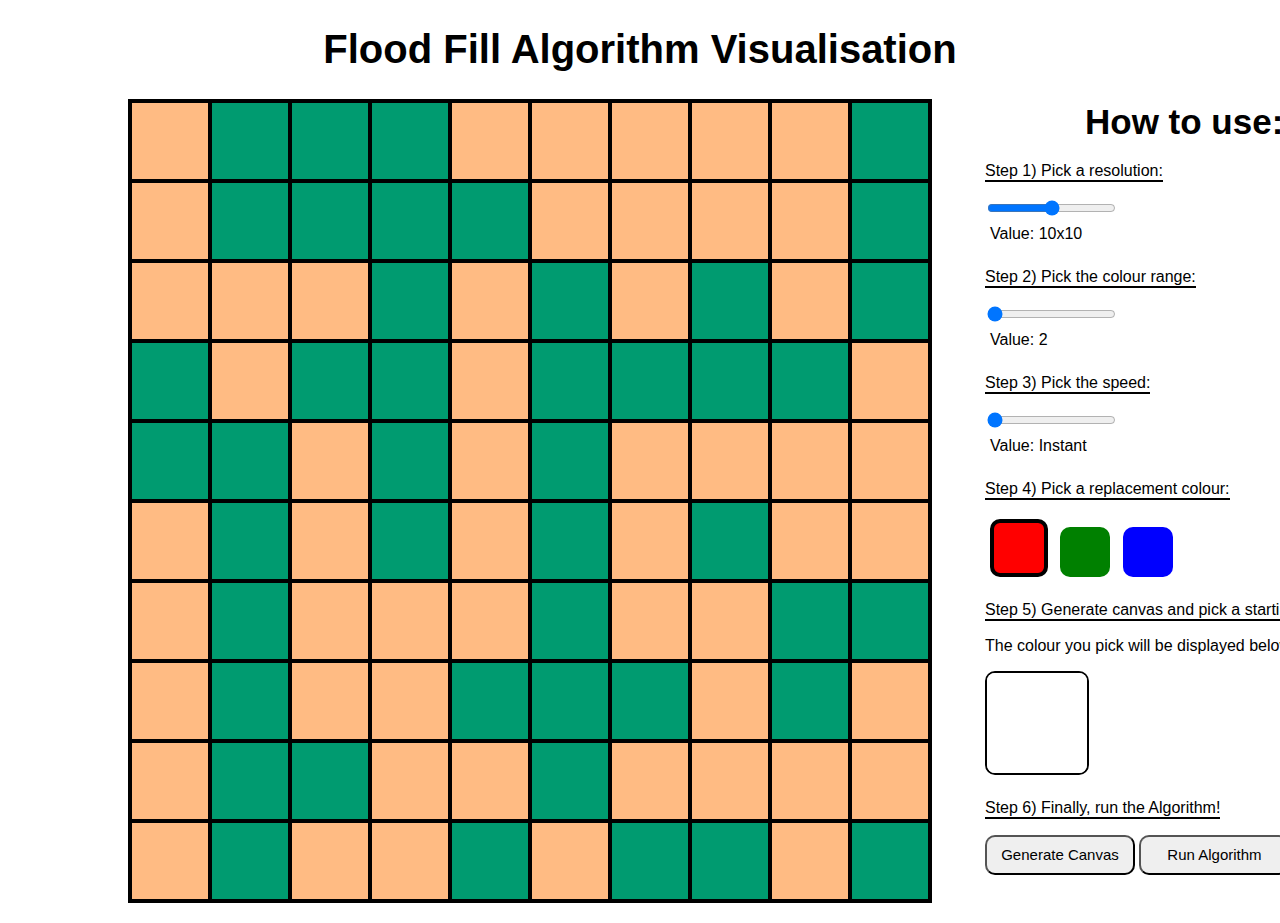
<file: FloodFill/floodFill.html>
<!DOCTYPE html>
<html>

<head>
    <title>Flood Fill Visualization</title>
    <script type="text/javascript" src="floodFill.js" defer></script>
    <link href="Style_floodFill.css" rel="stylesheet" type="text/css">
</head>

<body>
    <h1>Flood Fill Algorithm Visualisation</h1>
    <div class="main">
        <canvas id="myCanvas" width="800px" height="800px" style="border: 2px solid black;"></canvas>

        <table class="FloodFillMenu">
            <tr>
                <th>
                    <h2>How to use:</h2>
                </th>
            </tr>
            <tr>
                <td>
                    <p class="step">Step 1) Pick a resolution:</p>
                    <input type="range" min="4" max="16" value="10" id="gridRange">
                    <p class="values">Value: <span id="gridNumValue"></span></p>
                </td>
            </tr>
            <tr>
                <td>
                    <p class="step">Step 2) Pick the colour range:</p>
                    <input type="range" min="2" max="4" value="2" id="colourRange">
                    <p class="values">Value: <span id="colourRangeValue"></span></p>
                </td>
            </tr>
            <tr>
                <td>
                    <p class="step">Step 3) Pick the speed:</p>
                    <input type="range" min="0" max="2" value="0" id="speed">
                    <p class="values">Value: <span id="speedValue"></span></p>
                </td>
            </tr>
            <tr>
                <td>
                    <p class="step">Step 4) Pick a replacement colour:</p>
                    <input class="red" type="radio" id="redCheckbox" name="colourPicker" value="rgb(255, 0, 0)"
                        checked="checked" oninput="setReplacementColour()">
                    <input class="green" type="radio" id="greenCheckbox" name="colourPicker" value="rgb(0, 128, 0)"
                        oninput="setReplacementColour()">
                    <input class="blue" type="radio" id="blueCheckbox" name="colourPicker" value="rgb(0, 0, 255)"
                        oninput="setReplacementColour()">

                </td>
            </tr>
            <tr>
                <td>
                    <p class="step">Step 5) Generate canvas and pick a starting position (left click on the grid)</p>
                    <p>The colour you pick will be displayed below:</p>
                    <canvas id="startColour" width="100px" height="100px"
                        style="border: 2px solid black; border-radius: 10px;">
                </td>
            </tr>
            <tr>
                <td>
                    <p class="step"> Step 6) Finally, run the Algorithm!</p>
                    <button onclick="generateCanvas()">Generate Canvas</button>
                    <button onclick="floodFillValidation()">Run Algorithm</button>
                    <p class="errorMessage"><span id="er_message"></span></p>
                </td>
            </tr>
        </table>
        <pre><p><span id="console"></span></p></pre>
    </div>
</body>

</html>
</file>
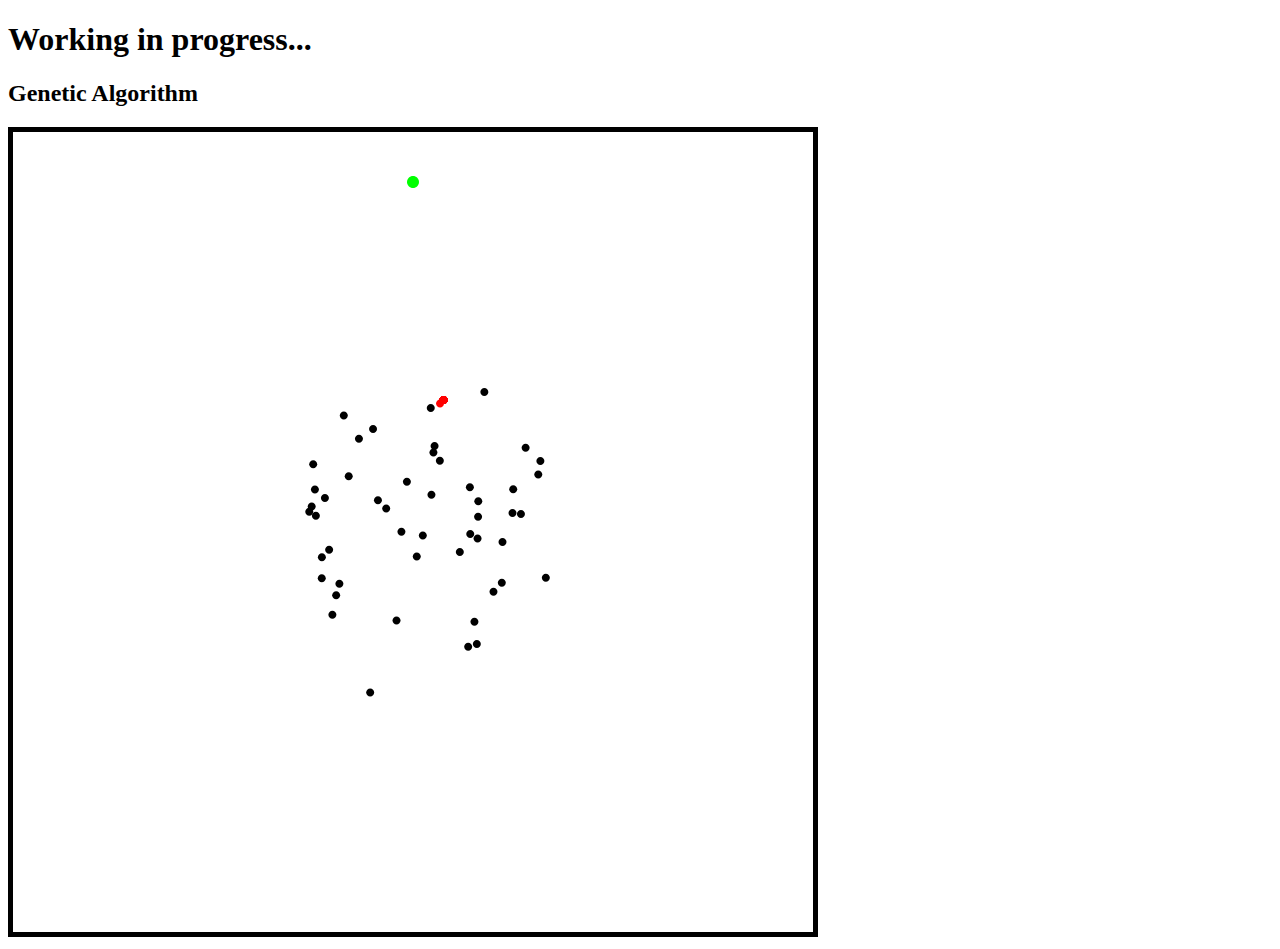
<file: Genetic/GeneticAlgorithm.html>
<!DOCTYPE html>
<html lang="en">
<head>
    <meta charset="UTF-8">
    <meta name="viewport" content="width=device-width, initial-scale=1.0">
    <title>Genetic Algorithm</title>
    <script src = "p5.js"></script>
    <script src = "Obsticles.js"></script>
    <script src = "Brain.js"></script>
    <script src = "Dot.js"></script>
    <script src = "Population.js"></script>
    <script src = "Sketch.js"></script>
</head>
<body>

    <h1>Working in progress...</h1>
    <h2>Genetic Algorithm</h2>

</body>
</html>
</file>
<file: FloodFill/Style_floodFill.css>
*{
    font-family: Arial;
}

tr{
    padding: 0px;
    margin: 0px;
}

.main{
    position: absolute;
    left: 10%;
}

.step{
    border-bottom: 2px solid black;
    width: fit-content;
}

.values{
    margin: 5px;
}

h1{
    text-align: center;
    font-size: 40px;
}

h2{
    text-align: left;
    padding-left: 100px;
    font-size: 35px;
    margin: 0px;
}

table{
    position: absolute;
    padding-left: 50px;
    display: inline-block;
    width: 800px;
}

.red {
    -webkit-appearance: none;
    -moz-appearance:    none;
    appearance:         none;
    background-color: rgb(255, 0, 0);
    padding: 25px;
    border-radius: 10px;
    position: relative;
}

.green {
    -webkit-appearance: none;
    -moz-appearance:    none;
    appearance:         none;
    background-color: green;
    padding: 25px;
    border-radius: 10px;
    position: relative;
}

.blue {
    -webkit-appearance: none;
    -moz-appearance:    none;
    appearance:         none;
    background-color: blue;
    padding: 25px;
    border-radius: 10px;
    position: relative;
}

:checked{
    border: 4px solid black;
}

:focus {
    outline: none;
}

.errorMessage{
    font-size: 15px;
    color:red;
    margin: 0px;
    padding: 0px;
    padding-top: 5px;
}

button{
    border-radius: 10px;
    width: 150px;
    height: 40px;
    margin:0px;
    padding: 0px;
    font-size: 15px;
}   

button:hover{
    box-shadow: 3px 3px 2px black;
}

button:active{
    box-shadow: none;
    border: 2px solid black;
}
</file>
